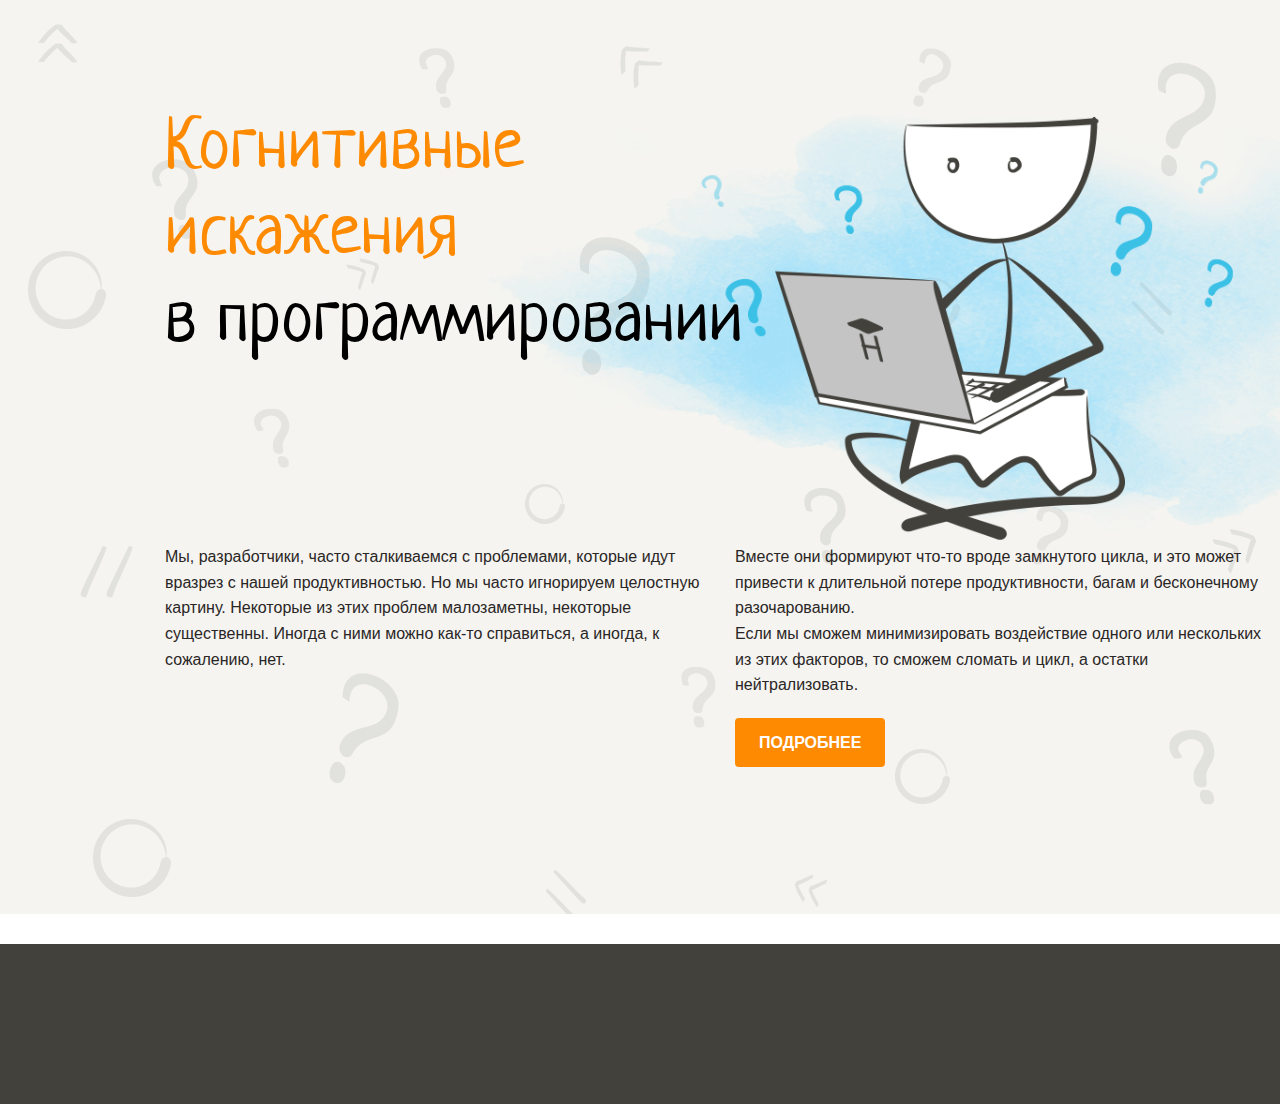
<file: index.html>
<!DOCTYPE html>
<html lang="en">
<head>
    <meta charset="UTF-8">
    <meta name="viewport" content="width=device-width, initial-scale=1.0">
    <title>Когнитивные искажения - Aleksandr Suzdaltcev</title>
    <link rel="preconnect" href="https://fonts.googleapis.com">
    <link rel="preconnect" href="https://fonts.gstatic.com" crossorigin>
    <link href="https://fonts.googleapis.com/css2?family=Neucha&display=swap" rel="stylesheet">
    <link rel="stylesheet" href="styles/reset.css">
    <link rel="stylesheet" href="styles/style.css">
</head>
<body>
    <header class="header section-background">
        <div class="container">
            <h1 class="header-title">
                <span class="light-text">Когнитивные</span><br>
                <span class="light-text">искажения</span><br> в программировании
            </h1>
            <img src="../img/main.png" alt="Когнитивные искажения в программировании" class="header-image">
            <div class="header-content">
                <div class="header-column">
                    <p class="dark-text font-size-16 line-height-16 open-sans">
                        Мы, разработчики, часто сталкиваемся с проблемами, которые идут вразрез с нашей продуктивностью. Но мы часто игнорируем целостную картину. Некоторые из этих проблем малозаметны, некоторые существенны. Иногда с ними можно как-то справиться, а иногда, к сожалению, нет.
                    </p>
                </div>
                <div class="header-column">
                    <p class="dark-text font-size-16 line-height-16 open-sans">
                        Вместе они формируют что-то вроде замкнутого цикла, и это может привести к длительной потере продуктивности, багам и бесконечному разочарованию.
                    </p>
                    <p class="dark-text font-size-16 line-height-16 open-sans">
                        Если мы сможем минимизировать воздействие одного или нескольких из этих факторов, то сможем сломать и цикл, а остатки нейтрализовать.
                    </p>
                    <a href="#" class="button">ПОДРОБНЕЕ</a>
                </div>
            </div>
        </div>
    </header>
    <main class="main">
        <div class="container">
            <h2 class="main-title">
                
            </h2>
        </div>
    </main>
    <footer class="footer">
        <div class="container">
            <h2 class="footer-title">
                
            </h2>
        </div>
    </footer>
</body>
</html>
</file>
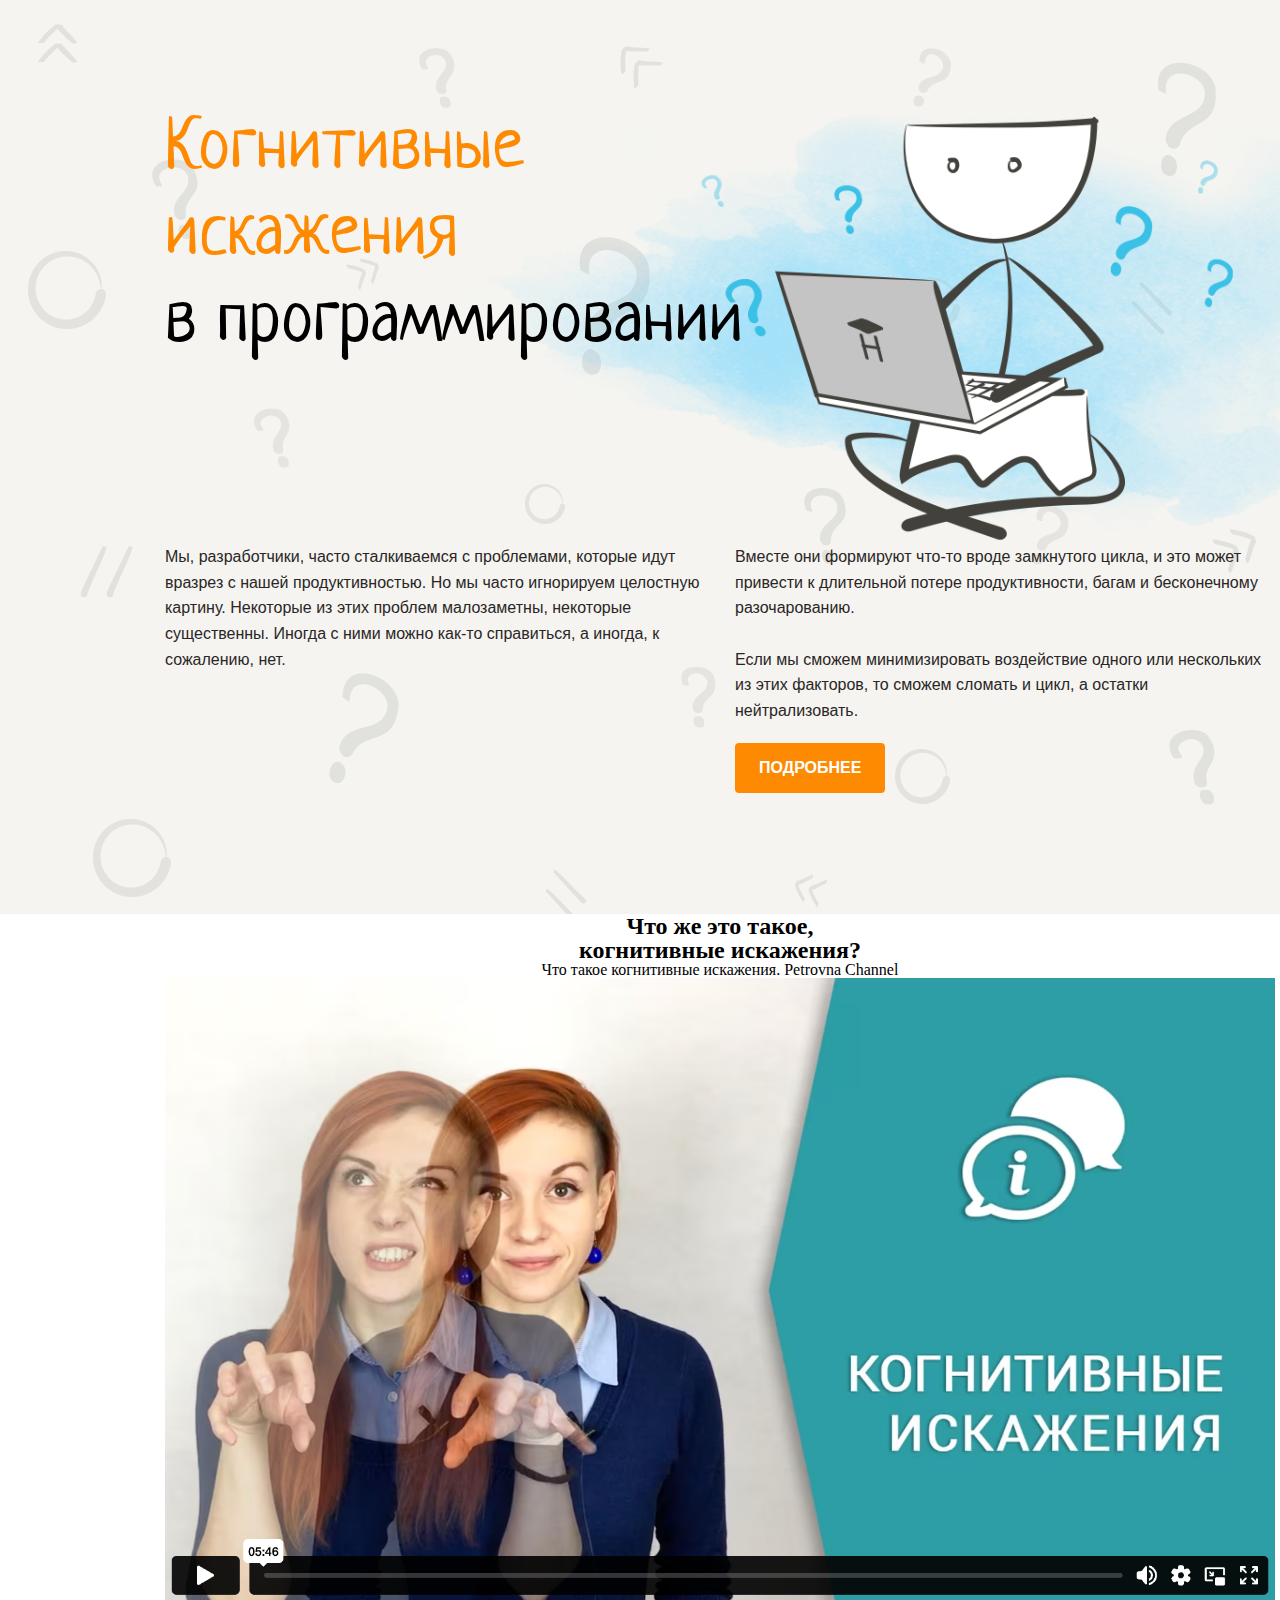
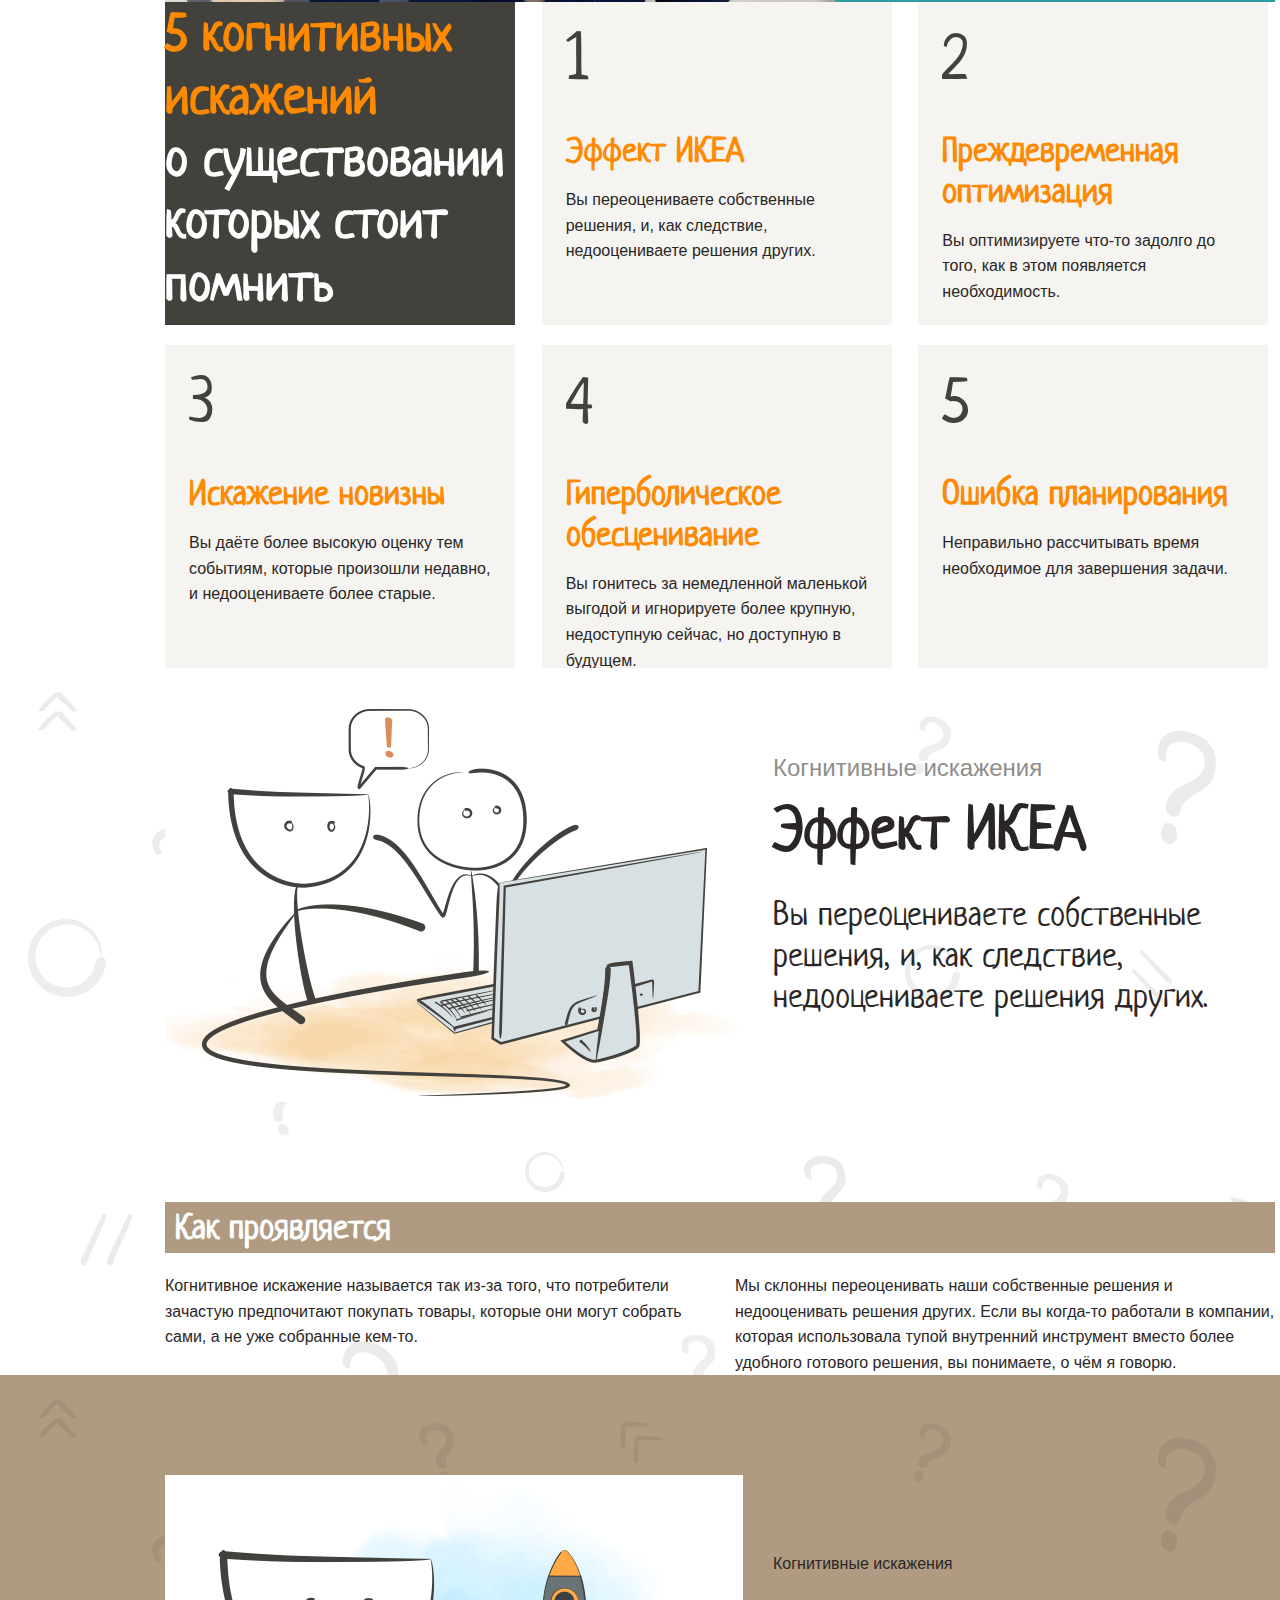
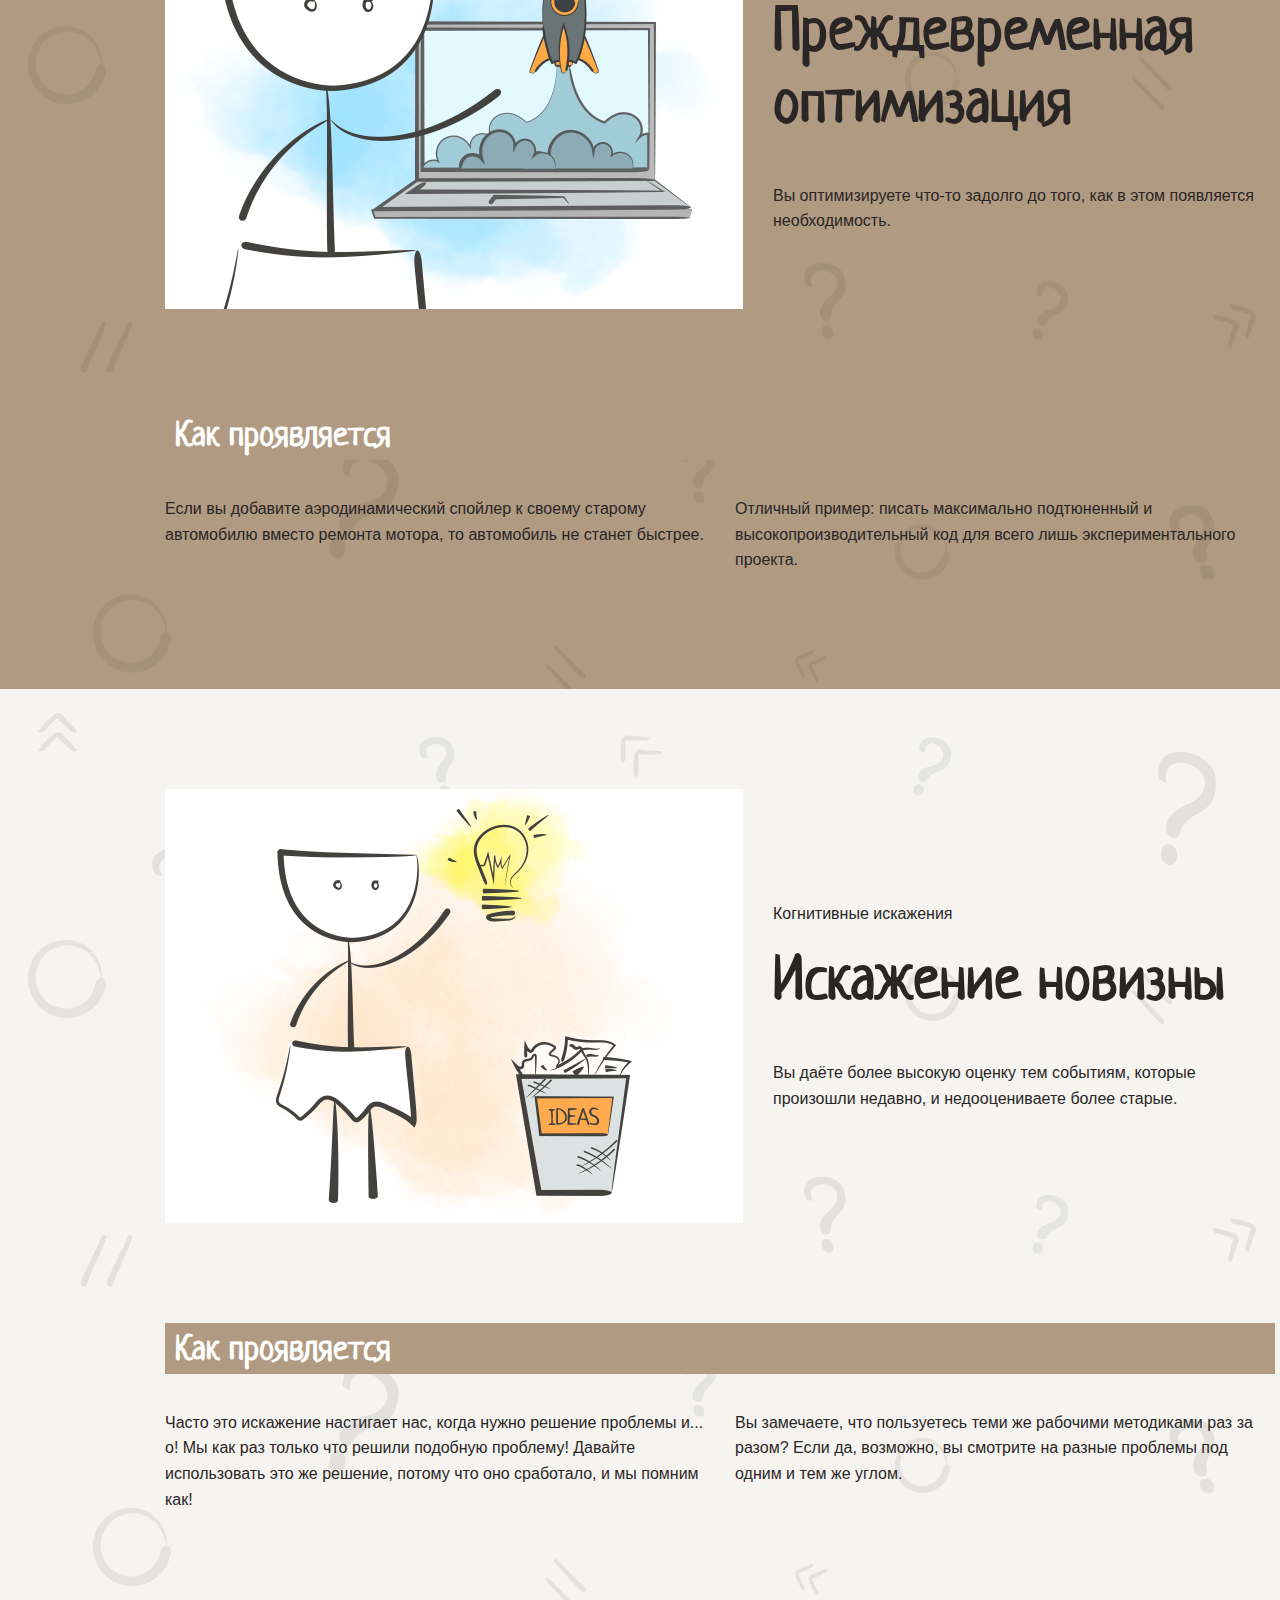
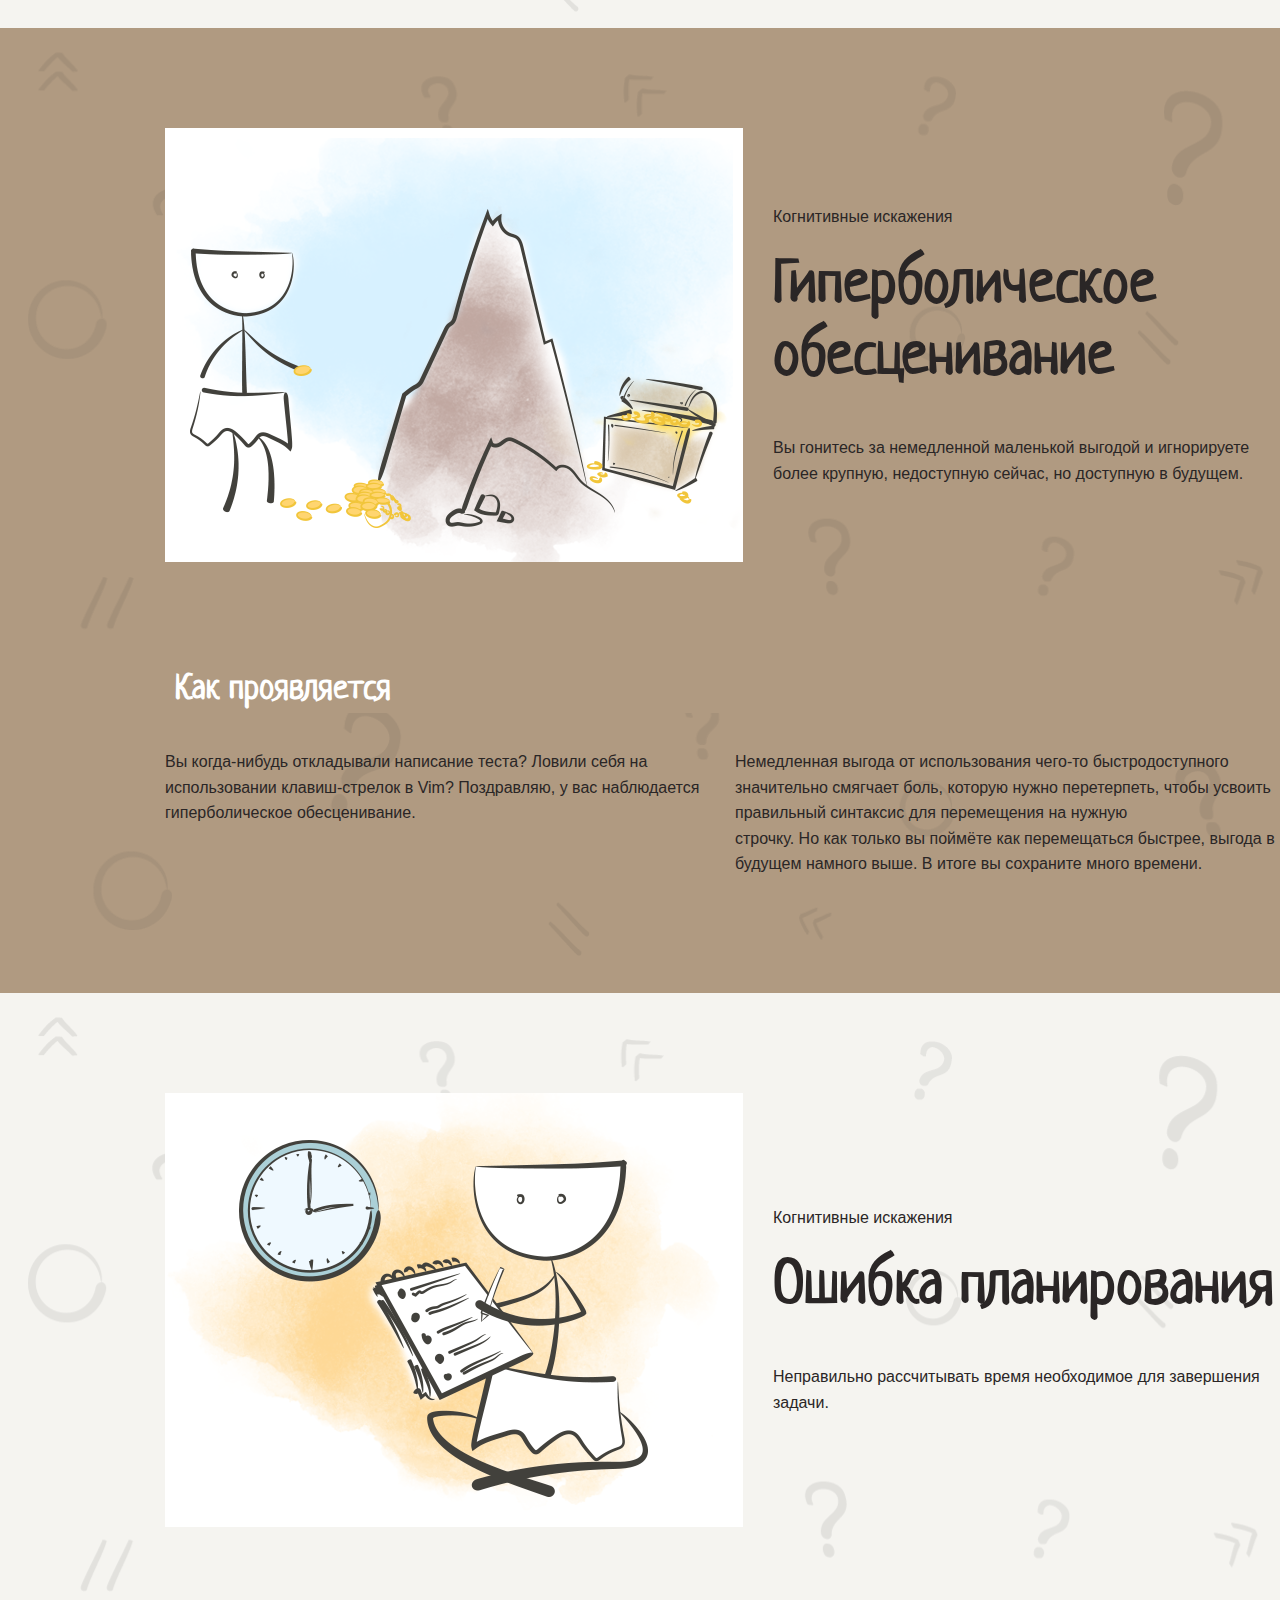
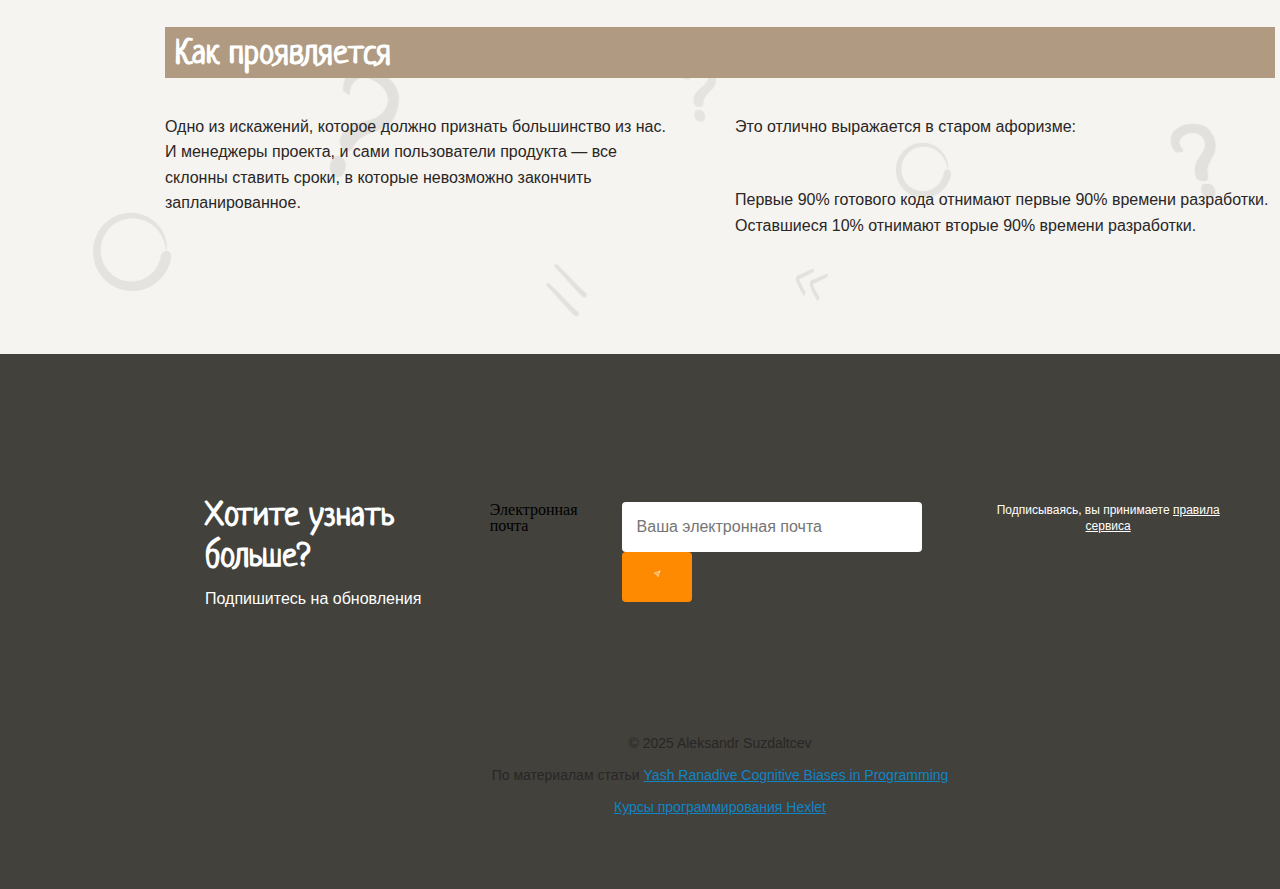
<file: src/index.html>
<!DOCTYPE html>
<html lang="en">
<head>
    <meta charset="UTF-8">
    <meta name="viewport" content="width=device-width, initial-scale=1.0">
    <title>Когнитивные искажения - Aleksandr Suzdaltcev</title>
    <link rel="preconnect" href="https://fonts.googleapis.com">
    <link rel="preconnect" href="https://fonts.gstatic.com" crossorigin>
    <link href="https://fonts.googleapis.com/css2?family=Neucha&display=swap" rel="stylesheet">
    <link rel="stylesheet" href="styles/reset.css">
    <link rel="stylesheet" href="styles/style.css">
</head>
<body>
    <header class="header section-background">
        <div class="container">
            <h1 class="header-title">
                <span class="light-text">Когнитивные</span><br>
                <span class="light-text">искажения</span><br> в программировании
            </h1>
            <img src="img/main.png" alt="Когнитивные искажения в программировании" class="header-image">
            <div class="header-content">
                <div class="header-column">
                    <p class="dark-text font-size-16 line-height-16 open-sans">
                        Мы, разработчики, часто сталкиваемся с проблемами, которые идут вразрез с нашей продуктивностью. Но мы часто игнорируем целостную картину. Некоторые из этих проблем малозаметны, некоторые существенны. Иногда с ними можно как-то справиться, а иногда, к сожалению, нет.
                    </p>
                </div>
                <div class="header-column">
                    <p class="dark-text font-size-16 line-height-16 open-sans">
                        Вместе они формируют что-то вроде замкнутого цикла, и это может привести к длительной потере продуктивности, багам и бесконечному разочарованию.
                    </p>
                    <br>
                    <p class="dark-text font-size-16 line-height-16 open-sans">
                        Если мы сможем минимизировать воздействие одного или нескольких из этих факторов, то сможем сломать и цикл, а остатки нейтрализовать.
                    </p>
                    <a href="#" class="button">ПОДРОБНЕЕ</a>
                </div>
            </div>
        </div>
    </header>
    <section class="bg-white" id="preview-image">
        <div class="container">
            <h2 class="center margin-0">Что же это такое, <br><span class="dark-color"> когнитивные
                    искажения?</span> </h2>
            <p class="center margin-30">Что такое когнитивные искажения. Petrovna Channel</p>
            <a class="video-container shadow" href="https://youtu.be/jie9AizBqss?feature=shared"><img src="img/preview.png" alt="izo"></a>
        </div>
    </section>
    <section id="navigation" class="bg-grey">
        <div class="container" style="padding-top: 200px; margin-top: -200px;">
            <div class="navigation-cards">
                <div class="card title-card">
                    <h2 class="navigation-title">
                        <span class="main-color">5 когнитивных<br>
                        искажений</span><br>
                        <span class="white">о существовании<br>
                        которых стоит<br>
                        помнить</span>
                    </h2>
                </div>
                <a href="#ikea-effect" class="card">
                    <div class="card-number">1</div>
                    <h3 class="card-title">Эффект ИКЕА</h3>
                    <p class="card-description">Вы переоцениваете собственные решения, и, как следствие, недооцениваете решения других.</p>
                </a>
                <a href="#premature-optimization" class="card">
                    <div class="card-number">2</div>
                    <h3 class="card-title">Преждевременная оптимизация</h3>
                    <p class="card-description">Вы оптимизируете что-то задолго до того, как в этом появляется необходимость.</p>
                </a>
                <a href="#novelty-bias" class="card">
                    <div class="card-number">3</div>
                    <h3 class="card-title">Искажение новизны</h3>
                    <p class="card-description">Вы даёте более высокую оценку тем событиям, которые произошли недавно, и недооцениваете более старые.</p>
                </a>
                <a href="#hyperbolic-discounting" class="card">
                    <div class="card-number">4</div>
                    <h3 class="card-title">Гиперболическое обесценивание</h3>
                    <p class="card-description">Вы гонитесь за немедленной маленькой выгодой и игнорируете более крупную, недоступную сейчас, но доступную в будущем.</p>
                </a>
                <a href="#planning-fallacy" class="card">
                    <div class="card-number">5</div>
                    <h3 class="card-title">Ошибка планирования</h3>
                    <p class="card-description">Неправильно рассчитывать время необходимое для завершения задачи.</p>
                </a>
            </div>
        </div>
    </section>
    <section id="ikea-effect" class="section-background">
        <div class="container">
            <div class="bias-header">
                <div class="bias-header-left">
                    <img src="img/1.png" alt="Эффект ИКЕА" class="bias-image">
                </div>
                <div class="bias-header-right">
                    <p class="bias-category">Когнитивные искажения</p>
                    <h2 class="bias-title">Эффект ИКЕА</h2>
                    <p class="bias-description">Вы переоцениваете собственные решения, и, как следствие, недооцениваете решения других.</p>
                </div>
            </div>
            
            <h3 class="manifestation-title">Как проявляется</h3>
            
            <div class="manifestation-content">
                <div class="manifestation-left">
                    <p>Когнитивное искажение называется так из-за того, что потребители зачастую предпочитают покупать товары, которые они могут собрать сами, а не уже собранные кем-то.</p>
                </div>
                <div class="manifestation-right">
                    <p>Мы склонны переоценивать наши собственные решения и недооценивать решения других. Если вы когда-то работали в компании, которая использовала тупой внутренний инструмент вместо более удобного готового решения, вы понимаете, о чём я говорю.</p>
                </div>
            </div>
        </div>
    </section>
    <section id="premature-optimization" class="cognitive-bias-section">
        <div class="container">
            <div class="bias-header">
                <div class="bias-header-left">
                    <img src="img/2.png" alt="Преждевременная оптимизация" class="bias-image">
                </div>
                <div class="bias-header-right">
                    <p class="bias-category">Когнитивные искажения</p>
                    <h2 class="bias-title">Преждевременная оптимизация</h2>
                    <p class="bias-description">Вы оптимизируете что-то задолго до того, как в этом появляется необходимость.</p>
                </div>
            </div>
            
            <h3 class="manifestation-title">Как проявляется</h3>
            
            <div class="manifestation-content">
                <div class="manifestation-left">
                    <p>Если вы добавите аэродинамический спойлер к своему старому автомобилю вместо ремонта мотора, то автомобиль не станет быстрее.</p>
                </div>
                <div class="manifestation-right">
                    <p>Отличный пример: писать максимально подтюненный и высокопроизводительный код для всего лишь экспериментального проекта.</p>
                </div>
            </div>
        </div>
    </section>
    <section id="distortion-of-novelty" class="cognitive-bias-section">
        <div class="container">
            <div class="bias-header">
                <div class="bias-header-left">
                    <img src="img/3.png" alt="Искажение новизны" class="bias-image">
                </div>
                <div class="bias-header-right">
                    <p class="bias-category">Когнитивные искажения</p>
                    <h2 class="bias-title">Искажение новизны</h2>
                    <p class="bias-description">Вы даёте более высокую оценку тем событиям, которые произошли недавно, и недооцениваете более старые.</p>
                </div>
            </div>
            
            <h3 class="manifestation-title">Как проявляется</h3>
            
            <div class="manifestation-content">
                <div class="manifestation-left">
                    <p>Часто это искажение настигает нас, когда нужно решение проблемы и... о! Мы как раз только что решили подобную проблему! Давайте использовать это же решение, потому что оно сработало, и мы помним как!</p>
                </div>
                <div class="manifestation-right">
                    <p>Вы замечаете, что пользуетесь теми же рабочими методиками раз за разом? Если да, возможно, вы смотрите на разные проблемы под одним и тем же углом.</p>
                </div>
            </div>
        </div>
    </section>
    <section id="hyperbolic-depreciation" class="cognitive-bias-section">
        <div class="container">
            <div class="bias-header">
                <div class="bias-header-left">
                    <img src="img/4.png" alt="Гиперболическое обесценивание" class="bias-image">
                </div>
                <div class="bias-header-right">
                    <p class="bias-category">Когнитивные искажения</p>
                    <h2 class="bias-title">Гиперболическое обесценивание</h2>
                    <p class="bias-description">Вы гонитесь за немедленной маленькой выгодой и игнорируете более крупную, недоступную сейчас, но доступную в будущем.</p>
                </div>
            </div>
            
            <h3 class="manifestation-title">Как проявляется</h3>
            
            <div class="manifestation-content">
                <div class="manifestation-left">
                    <p>Вы когда-нибудь откладывали написание теста? Ловили себя на использовании клавиш-стрелок в Vim? Поздравляю, у вас наблюдается гиперболическое обесценивание.</p>
                </div>
                <div class="manifestation-right">
                    <p>Немедленная выгода от использования чего-то быстродоступного значительно смягчает боль, которую нужно перетерпеть, чтобы усвоить правильный синтаксис для перемещения на нужную<br>строчку. Но как только вы поймёте как перемещаться быстрее, выгода в будущем намного выше. В итоге вы сохраните много времени.</p>
                </div>
            </div>
        </div>
    </section>
    <section id="errors-in-planning" class="cognitive-bias-section">
        <div class="container">
            <div class="bias-header">
                <div class="bias-header-left">
                    <img src="img/5.png" alt="Ошибка планирования" class="bias-image">
                </div>
                <div class="bias-header-right">
                    <p class="bias-category">Когнитивные искажения</p>
                    <h2 class="bias-title">Ошибка планирования</h2>
                    <p class="bias-description">Неправильно рассчитывать время необходимое для завершения задачи.</p>
                </div>
            </div>
            
            <h3 class="manifestation-title">Как проявляется</h3>
            
            <div class="manifestation-content">
                <div class="manifestation-left">
                    <p>Одно из искажений, которое должно признать большинство из нас.<br> И менеджеры проекта, и сами пользователи продукта — все<br> склонны ставить сроки, в которые невозможно закончить запланированное.</p>
                </div>
                <div class="manifestation-right">
                    <p>Это отлично выражается в старом афоризме:</p><br>
                    <p>Первые 90% готового кода отнимают первые 90% времени разработки. Оставшиеся 10% отнимают вторые 90% времени разработки.</p>
                </div>
            </div>
        </div>
    </section>
    <footer class="footer">
        <div class="container">
            <div class="footer-subscription">
                <div class="subscription-content">
                    <div class="subscription-text">
                        <h2>Хотите узнать больше?</h2>
                        <p>Подпишитесь на обновления</p>
                    </div>
                    <div class="subscription-form">
                        <span>Электронная почта</span>
                        <div class="input-group">
                            <input type="email" placeholder="Ваша электронная почта" class="email-input">
                            <button type="submit" class="send-button"></button>
                        </div>
                        <p class="agreement-text">
                            Подписываясь, вы принимаете <a href="#" class="terms-link">правила сервиса</a>
                        </p>
                    </div>
                </div>
            </div>
            
            <div class="footer-info">
                <p class="copyright">© 2025 Aleksandr Suzdaltcev</p>
                <p class="source-link">
                    По материалам статьи 
                    <a href="https://medium.com/hackernoon/cognitive-biases-in-programming-5e937707c27b" target="_blank">Yash Ranadive Cognitive Biases in Programming</a>
                </p>
                <p class="hexlet-link">
                    <a href="https://ru.hexlet.io/" target="_blank">Курсы программирования Hexlet</a>
                </p>
            </div>
        </div>
    </footer>
</body>
</html>
</file>
<file: styles/style.css>
/* Основные параметры лендинга */

/* Цвета */
.white { color: #fff; }
.white-50 { color: #d7ccc0; }
.light { color: #f5f4f0; }
.light-text { color: #fe8a02; }
.dark-main { color: #42413c; }
.dark { color: #2a2626; }
.dark-50 { color: #908d8b; }
.brown { color: #b09a81; }
.blue { color: #1085c5; }

/* Шрифты */
.open-sans { font-family: 'Open Sans', sans-serif; }
.neucha { font-family: 'Neucha', cursive; }
.neucha-regular {
  font-family: "Neucha", cursive;
  font-weight: 400;
  font-style: normal;
}

/* Размер шрифта: 16px */
.font-size-16 { font-size: 16px; }

/* Межстрочный интервал: 1.6em */
.line-height-16 { line-height: 1.6em; }

/* Цвет шрифта: #2A2626 */
.dark-text { color: #2A2626; }

/* Заголовки */
.line-height-12 { line-height: 1.2em; }
.font-size-72 { font-size: 72px; }
.font-size-60 { font-size: 60px; }
.font-size-34 { font-size: 34px; }

/* Секции */
.container { 
  position: relative;
  max-width: 1110px; 
  margin: 0 auto;
}

/* Выравнивание по центру */
.center { text-align: center; }

/* Отступы по 100 пикселей сверху и снизу */
.padding-100 { padding: 100px 0; }

/* Фоновое изображение */
.section-background {
  position: relative;
}

.section-background::before {
  content: "";
  position: absolute;
  top: 0;
  left: 0;
  width: 100%;
  height: 100%;
  background-image: url(../img/background.png);
  background-repeat: no-repeat;
  background-size: cover;
  opacity: 0.1;
  z-index: -2;
}

body {
  margin: 0 auto;
  width: 1440px;
  background-color: #ffffff;
}

h1 {
  font-family: "Neucha", cursive;
  font-weight: 400;
  font-style: normal;
}

.header {
  height: 914px;
  position: relative;
  background-color: #F5F4F0;
  z-index: -5;
}

.header-title {
  font-size: 72px;
  line-height: 1.2em;
  padding-top: 100px;
  margin-bottom: 185px;
}

.header-image {
  position: absolute;
  top: 55px;
  right: -270px;
  height: 525px;
  width: auto;
  z-index: -1;
}

/* Стили для header-content */
.header-content {
  display: flex;
  justify-content: center;
  font-family: 'Open Sans', sans-serif;
  font-size: 16px;
  line-height: 1.6em;
  color: #2A2626;
  gap: 30px;
}

.header-column {
  flex: 1;
}

.header-column p {
  font-family: 'Open Sans', sans-serif;
  font-weight: 400;
  font-size: 16px;
  line-height: 1.6em;
  letter-spacing: 0;
  vertical-align: bottom;
  color: #2A2626;
}

/* Стили для кнопки */
.button {
  display: inline-block;
  padding: 12px 24px;
  background-color: #fe8a02;
  color: #fff;
  text-decoration: none;
  font-weight: bold;
  border-radius: 4px;
  margin-top: 20px;
}

/* Стили для main-title */
.main-title {
  font-size: 60px;
  line-height: 1.2em;
  margin-bottom: 30px;
}

/* Стили для секции preview */
.preview-section {
  padding: 100px 0 200px 0; /* Увеличенный нижний отступ для компенсации вылета */
  position: relative;
  z-index: 1;
  text-align: center;
}

.preview-title {
  font-size: 60px;
  line-height: 1.2em;
  font-family: "Neucha", cursive;
  margin-bottom: 30px;
}

.main-color {
  color: #fe8a02;
}

.preview-subtitle {
  font-size: 16px;
  line-height: 1.6;
  font-family: 'Open Sans', sans-serif;
  color: #2A2626;
  margin-bottom: 30px;
}

.video-link {
  display: inline-block;
  position: relative;
  z-index: 2;
}

.video-preview {
  width: 919px;
  height: 517px;
  filter: drop-shadow(0 16px 32px rgba(0, 0, 0, 0.15));
  position: relative;
  z-index: 2;
  margin-bottom: -100px; /* Вылет на следующую секцию */
}

/* Стили для секции навигации */
.navigation-section {
  background: #42413C;
  padding: 200px 0 100px 0; /* Дополнительный отступ сверху для компенсации вылета видео */
}

.navigation-title {
  font-size: 52px;
  line-height: 1.2em;
  font-family: "Neucha", cursive;
}

.navigation-cards {
  display: grid;
  grid-template-columns: repeat(3, 1fr);
  grid-template-rows: repeat(2, 1fr);
  gap: 20px;
}

.card {
  width: 350px;
  height: 323px;
  background: #F5F4F0;
  padding: 24px;
  text-decoration: none;
  color: inherit;
  display: flex;
  flex-direction: column;
  transition: all 0.3s ease;
  box-sizing: border-box;
}

.card:hover:not(.title-card) {
  background: #FE8A02;
  color: #fff;
}

.title-card {
  background: #42413C;
  color: #fff;
  padding: 0;
}

.card-number {
  font-size: 64px;
  font-family: "Neucha", cursive;
  line-height: 1;
  margin-bottom: 40px;
  color: #42413C;
}

.card:hover:not(.title-card) .card-number {
  color: #fff;
}

.card-title {
  font-size: 34px;
  line-height: 1.2em;
  font-family: "Neucha", cursive;
  color: #FE8A02;
  margin-bottom: 16px;
}

.card:hover:not(.title-card) .card-title {
  color: #fff;
}

.card-description {
  font-size: 16px;
  line-height: 1.6;
  font-family: 'Open Sans', sans-serif;
  color: #2A2626;
  flex-grow: 1;
}

.card:hover:not(.title-card) .card-description {
  color: #fff;
}

/* Стили для секций когнитивных искажений */
.cognitive-bias-section {
  padding: 100px 0;
  background: #F5F4F0;
  position: relative;
}

#premature-optimization {
  background: #B09A81;
}

#hyperbolic-depreciation {
  background: #B09A81;
}

.cognitive-bias-section::before {
  content: "";
  position: absolute;
  top: 0;
  left: 0;
  width: 100%;
  height: 100%;
  background-image: url(../img/background.png);
  background-repeat: no-repeat;
  background-size: cover;
  opacity: 0.1;
  z-index: 0;
}

.bias-header {
  display: flex;
  gap: 30px;
  align-items: center;
  margin-bottom: 100px;
}

.bias-header-left {
  flex: 0 0 auto;
}

.bias-header-right {
  flex: 1;
  display: flex;
  flex-direction: column;
  justify-content: center;
}

.bias-image {
  vertical-align: middle;
}

.bias-category {
  font-size: 24px;
  line-height: 1.2em;
  font-family: 'Open Sans', sans-serif;
  color: #908D8B;
  margin-bottom: 10px;
}

.bias-title {
  font-size: 60px;
  line-height: 1.2em;
  font-family: "Neucha", cursive;
  color: #2A2626;
  margin-bottom: 30px;
}

.bias-description {
  font-size: 34px;
  line-height: 1.2em;
  font-family: "Neucha", cursive;
  color: #2A2626;
}

.manifestation-title {
  font-size: 34px;
  line-height: 1.2em;
  font-family: "Neucha", cursive;
  color: #fff;
  background: #B09A81;
  padding: 5px 10px;
  margin-bottom: 20px;
  display: block;
  width: 100%;
  box-sizing: border-box;
}

.manifestation-content {
  display: flex;
  gap: 30px;
}

.manifestation-left,
.manifestation-right {
  flex: 1;
}

.manifestation-content p {
  font-size: 16px;
  line-height: 1.6;
  font-family: 'Open Sans', sans-serif;
  color: #2A2626;
}

/* Стили для стандартных элементов в секциях когнитивных искажений */
.cognitive-bias-section h2 {
  font-size: 60px;
  line-height: 1.2em;
  font-family: "Neucha", cursive;
  color: #2A2626;
  margin-bottom: 30px;
}

.cognitive-bias-section ul {
  padding-left: 20px;
  margin: 16px 0;
}

.cognitive-bias-section li {
  font-size: 16px;
  line-height: 1.6em;
  font-family: 'Open Sans', sans-serif;
  color: inherit;
  margin-bottom: 8px;
}

.cognitive-bias-section p {
  font-size: 16px;
  line-height: 1.6em;
  font-family: 'Open Sans', sans-serif;
  color: #2A2626;
  margin: 16px 0;
}

/* Стили для подвала */
.footer {
  background: #42413C;
  padding: 100px 0 60px 0;
}

.footer-subscription {
  background: #42413C;
  padding: 40px;
  margin-bottom: 60px;
}

.subscription-content {
  display: flex;
  justify-content: space-between;
  align-items: center;
  margin-bottom: 20px;
}

.subscription-text h2 {
  font-size: 34px;
  line-height: 1.2em;
  font-family: "Neucha", cursive;
  color: #fff;
  margin-bottom: 10px;
}

.subscription-text p {
  font-size: 16px;
  line-height: 1.6em;
  font-family: 'Open Sans', sans-serif;
  color: #fff;
}

.subscription-form {
  display: flex;
  gap: 10px;
}

.email-input {
  height: 50px;
  padding: 15px;
  border: none;
  border-radius: 4px;
  font-size: 16px;
  font-family: 'Open Sans', sans-serif;
  min-width: 300px;
}

.send-button {
  height: 50px;
  width: 70px;
  background: #FE8A02;
  border: none;
  border-radius: 4px;
  cursor: pointer;
  position: relative;
}

.send-button::before {
  content: "";
  position: absolute;
  top: 50%;
  left: 50%;
  transform: translate(-50%, -50%);
  width: 20px;
  height: 20px;
  background-image: url(../img/send.svg);
  background-repeat: no-repeat;
  background-size: contain;
}

.agreement-text {
  font-size: 12px;
  line-height: 1.4;
  font-family: 'Open Sans', sans-serif;
  color: #fff;
  text-align: center;
}

.terms-link {
  color: #fff;
  text-decoration: underline;
}

.footer-info {
  text-align: center;
}

.copyright,
.source-link,
.hexlet-link {
  font-size: 14px;
  line-height: 1.6;
  font-family: 'Open Sans', sans-serif;
  color: #2A2626;
  margin-bottom: 10px;
}

.source-link a,
.hexlet-link a {
  color: #1085C5;
  text-decoration: underline;
}
</file>
<file: src/styles/style.css>
/* Основные параметры лендинга */

/* Цвета */
.white { color: #fff; }
.white-50 { color: #d7ccc0; }
.light { color: #f5f4f0; }
.light-text { color: #fe8a02; }
.dark-main { color: #42413c; }
.dark { color: #2a2626; }
.dark-50 { color: #908d8b; }
.brown { color: #b09a81; }
.blue { color: #1085c5; }

/* Шрифты */
.open-sans { font-family: 'Open Sans', sans-serif; }
.neucha { font-family: 'Neucha', cursive; }
.neucha-regular {
  font-family: "Neucha", cursive;
  font-weight: 400;
  font-style: normal;
}

/* Размер шрифта: 16px */
.font-size-16 { font-size: 16px; }

/* Межстрочный интервал: 1.6em */
.line-height-16 { line-height: 1.6em; }

/* Цвет шрифта: #2A2626 */
.dark-text { color: #2A2626; }

/* Заголовки */
.line-height-12 { line-height: 1.2em; }
.font-size-72 { font-size: 72px; }
.font-size-60 { font-size: 60px; }
.font-size-34 { font-size: 34px; }

/* Секции */
.container { 
  position: relative;
  max-width: 1110px; 
  margin: 0 auto;
}

/* Выравнивание по центру */
.center { text-align: center; }

/* Отступы по 100 пикселей сверху и снизу */
.padding-100 { padding: 100px 0; }

/* Фоновое изображение */
.section-background {
  position: relative;
}

.section-background::before {
  content: "";
  position: absolute;
  top: 0;
  left: 0;
  width: 100%;
  height: 100%;
  background-image: url(../img/background.png);
  background-repeat: no-repeat;
  background-size: cover;
  opacity: 0.1;
  z-index: -2;
}

body {
  margin: 0 auto;
  width: 1440px;
  background-color: #ffffff;
}

h1 {
  font-family: "Neucha", cursive;
  font-weight: 400;
  font-style: normal;
}

.header {
  height: 914px;
  position: relative;
  background-color: #F5F4F0;
  z-index: -5;
}

.header-title {
  font-size: 72px;
  line-height: 1.2em;
  padding-top: 100px;
  margin-bottom: 185px;
}

.header-image {
  position: absolute;
  top: 55px;
  right: -270px;
  height: 525px;
  width: auto;
  z-index: -1;
}

/* Стили для header-content */
.header-content {
  display: flex;
  justify-content: center;
  font-family: 'Open Sans', sans-serif;
  font-size: 16px;
  line-height: 1.6em;
  color: #2A2626;
  gap: 30px;
}

.header-column {
  flex: 1;
}

.header-column p {
  font-family: 'Open Sans', sans-serif;
  font-weight: 400;
  font-size: 16px;
  line-height: 1.6em;
  letter-spacing: 0;
  vertical-align: bottom;
  color: #2A2626;
}

/* Стили для кнопки */
.button {
  display: inline-block;
  padding: 12px 24px;
  background-color: #fe8a02;
  color: #fff;
  text-decoration: none;
  font-weight: bold;
  border-radius: 4px;
  margin-top: 20px;
}

/* Стили для main-title */
.main-title {
  font-size: 60px;
  line-height: 1.2em;
  margin-bottom: 30px;
}

/* Стили для секции preview */
.preview-section {
  padding: 0;
  position: relative;
  z-index: 1;
  text-align: center;
}

/* Специальные стили для секции предварительного просмотра изображения */
#preview-image.preview-section {
  padding-top: 0;
  padding-bottom: unset;
}

#preview-image .preview-title {
  padding-top: 70px;
}

.preview-title {
  font-size: 60px;
  line-height: 1.2em;
  font-family: "Neucha", cursive;
  margin-bottom: 30px;
}

.main-color {
  color: #fe8a02;
}

.preview-subtitle {
  font-size: 16px;
  line-height: 1.6;
  font-family: 'Open Sans', sans-serif;
  color: #2A2626;
  margin-bottom: 30px;
}

.video-link {
  display: inline-block;
  position: relative;
  z-index: 10;
}

.video-preview {
  width: 919px;
  height: 517px;
  filter: drop-shadow(0 16px 32px rgba(0, 0, 0, 0.15));
  position: relative;
  z-index: 10;
  margin-bottom: -100px; /* Вылет на следующую секцию */
}

/* Стили для секции навигации */
.navigation-section {
  background: #42413C;
  padding: 200px 0 100px 0; /* Дополнительный отступ сверху для компенсации вылета видео */
}

.navigation-title {
  font-size: 52px;
  line-height: 1.2em;
  font-family: "Neucha", cursive;
}

.navigation-cards {
  display: grid;
  grid-template-columns: repeat(3, 1fr);
  grid-template-rows: repeat(2, 1fr);
  gap: 20px;
}

.card {
  width: 350px;
  height: 323px;
  background: #F5F4F0;
  padding: 24px;
  text-decoration: none;
  color: inherit;
  display: flex;
  flex-direction: column;
  transition: all 0.3s ease;
  box-sizing: border-box;
}

.card:hover:not(.title-card) {
  background: #FE8A02;
  color: #fff;
}

.title-card {
  background: #42413C;
  color: #fff;
  padding: 0;
}

.card-number {
  font-size: 64px;
  font-family: "Neucha", cursive;
  line-height: 1;
  margin-bottom: 40px;
  color: #42413C;
}

.card:hover:not(.title-card) .card-number {
  color: #fff;
}

.card-title {
  font-size: 34px;
  line-height: 1.2em;
  font-family: "Neucha", cursive;
  color: #FE8A02;
  margin-bottom: 16px;
}

.card:hover:not(.title-card) .card-title {
  color: #fff;
}

.card-description {
  font-size: 16px;
  line-height: 1.6;
  font-family: 'Open Sans', sans-serif;
  color: #2A2626;
  flex-grow: 1;
}

.card:hover:not(.title-card) .card-description {
  color: #fff;
}

/* Стили для секций когнитивных искажений */
.cognitive-bias-section {
  padding: 100px 0;
  background: #F5F4F0;
  position: relative;
}

#premature-optimization {
  background: #B09A81;
}

#hyperbolic-depreciation {
  background: #B09A81;
}

.cognitive-bias-section::before {
  content: "";
  position: absolute;
  top: 0;
  left: 0;
  width: 100%;
  height: 100%;
  background-image: url(../img/background.png);
  background-repeat: no-repeat;
  background-size: cover;
  opacity: 0.1;
  z-index: 0;
}

.bias-header {
  display: flex;
  gap: 30px;
  align-items: center;
  margin-bottom: 100px;
}

.bias-header-left {
  flex: 0 0 auto;
}

.bias-header-right {
  flex: 1;
  display: flex;
  flex-direction: column;
  justify-content: center;
}

.bias-image {
  vertical-align: middle;
}

.bias-category {
  font-size: 24px;
  line-height: 1.2em;
  font-family: 'Open Sans', sans-serif;
  color: #908D8B;
  margin-bottom: 10px;
}

.bias-title {
  font-size: 60px;
  line-height: 1.2em;
  font-family: "Neucha", cursive;
  color: #2A2626;
  margin-bottom: 30px;
}

.bias-description {
  font-size: 34px;
  line-height: 1.2em;
  font-family: "Neucha", cursive;
  color: #2A2626;
}

.manifestation-title {
  font-size: 34px;
  line-height: 1.2em;
  font-family: "Neucha", cursive;
  color: #fff;
  background: #B09A81;
  padding: 5px 10px;
  margin-bottom: 20px;
  display: block;
  width: 100%;
  box-sizing: border-box;
}

.manifestation-content {
  display: flex;
  gap: 30px;
}

.manifestation-left,
.manifestation-right {
  flex: 1;
}

.manifestation-content p {
  font-size: 16px;
  line-height: 1.6;
  font-family: 'Open Sans', sans-serif;
  color: #2A2626;
}

/* Стили для стандартных элементов в секциях когнитивных искажений */
.cognitive-bias-section h2 {
  font-size: 60px;
  line-height: 1.2em;
  font-family: "Neucha", cursive;
  color: #2A2626;
  margin-bottom: 30px;
}

.cognitive-bias-section ul {
  padding-left: 20px;
  margin: 16px 0;
}

.cognitive-bias-section li {
  font-size: 16px;
  line-height: 1.6em;
  font-family: 'Open Sans', sans-serif;
  color: inherit;
  margin-bottom: 8px;
}

.cognitive-bias-section p {
  font-size: 16px;
  line-height: 1.6em;
  font-family: 'Open Sans', sans-serif;
  color: #2A2626;
  margin: 16px 0;
}

/* Стили для подвала */
.footer {
  background: #42413C;
  padding: 100px 0 60px 0;
}

.footer-subscription {
  background: #42413C;
  padding: 40px;
  margin-bottom: 60px;
}

.subscription-content {
  display: flex;
  justify-content: space-between;
  align-items: center;
  margin-bottom: 20px;
}

.subscription-text h2 {
  font-size: 34px;
  line-height: 1.2em;
  font-family: "Neucha", cursive;
  color: #fff;
  margin-bottom: 10px;
}

.subscription-text p {
  font-size: 16px;
  line-height: 1.6em;
  font-family: 'Open Sans', sans-serif;
  color: #fff;
}

.subscription-form {
  display: flex;
  gap: 10px;
}

.email-input {
  height: 50px;
  padding: 15px;
  border: none;
  border-radius: 4px;
  font-size: 16px;
  font-family: 'Open Sans', sans-serif;
  min-width: 300px;
}

.send-button {
  height: 50px;
  width: 70px;
  background: #FE8A02;
  border: none;
  border-radius: 4px;
  cursor: pointer;
  position: relative;
}

.send-button::before {
  content: "";
  position: absolute;
  top: 50%;
  left: 50%;
  transform: translate(-50%, -50%);
  width: 20px;
  height: 20px;
  background-image: url(../img/send.svg);
  background-repeat: no-repeat;
  background-size: contain;
}

.agreement-text {
  font-size: 12px;
  line-height: 1.4;
  font-family: 'Open Sans', sans-serif;
  color: #fff;
  text-align: center;
}

.terms-link {
  color: #fff;
  text-decoration: underline;
}

.footer-info {
  text-align: center;
}

.copyright,
.source-link,
.hexlet-link {
  font-size: 14px;
  line-height: 1.6;
  font-family: 'Open Sans', sans-serif;
  color: #2A2626;
  margin-bottom: 10px;
}

.source-link a,
.hexlet-link a {
  color: #1085C5;
  text-decoration: underline;
}
</file>
